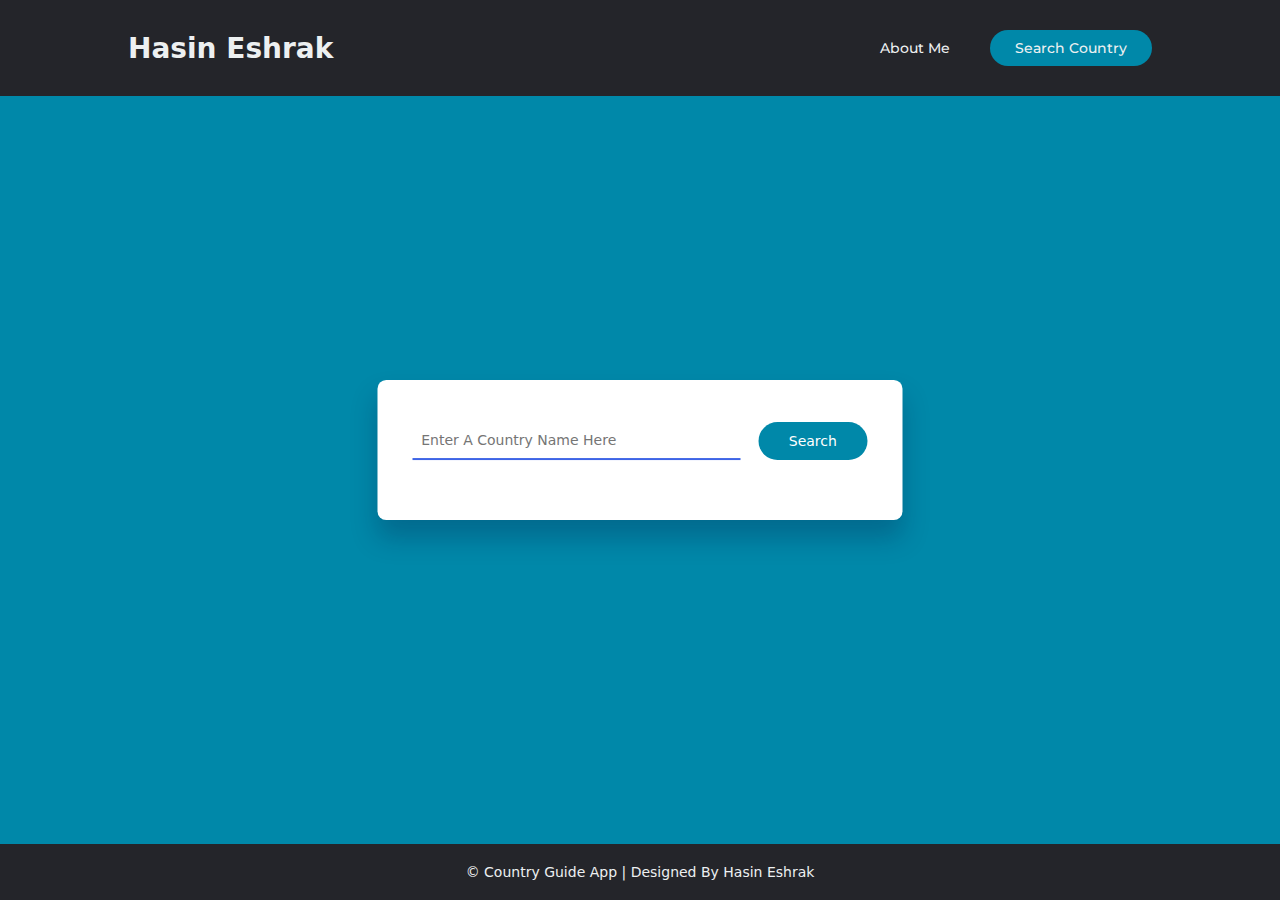
<file: index.html>
<!DOCTYPE html>
<html lang="en">

<head>
    <meta name="viewport" content="width=device-width, initial-scale=1.0" />
    <title>Country Guide App</title>
    <link href="https://fonts.googleapis.com/css?family=Montserrat:500&display=swap" rel="stylesheet">

    <link rel="stylesheet" href="style.css" />
</head>

<body>
    <header>
        <!-- NAVBAR START -->

        <h1 class="myName">Hasin Eshrak</h1>
        <nav>
            <ul class="nav__links">
                <li><a href="#">About Me</a></li>
            </ul>
        </nav>
        <a class="cta" href="#">Search Country</a>

        <!-- NAVBAR END -->

    </header>

    <!-- COUNTRY SEARCH OPTION START -->

    <div class="container">
        <div class="search-wrapper">
            <input type="text" id="country-inp" placeholder="Enter A Country Name Here" />
            <button id="search-btn">Search</button>
        </div>
        <div id="result"></div>
    </div>

    <!-- COUNTRY SEARCH OPTION END -->


    <!-- FOOTER START -->

    <footer>
        <p>&copy; Country Guide App | Designed By Hasin Eshrak</p>
    </footer>

    <!-- FOOTER END -->

    <script src="script.js"></script>
</body>

</html>
</file>
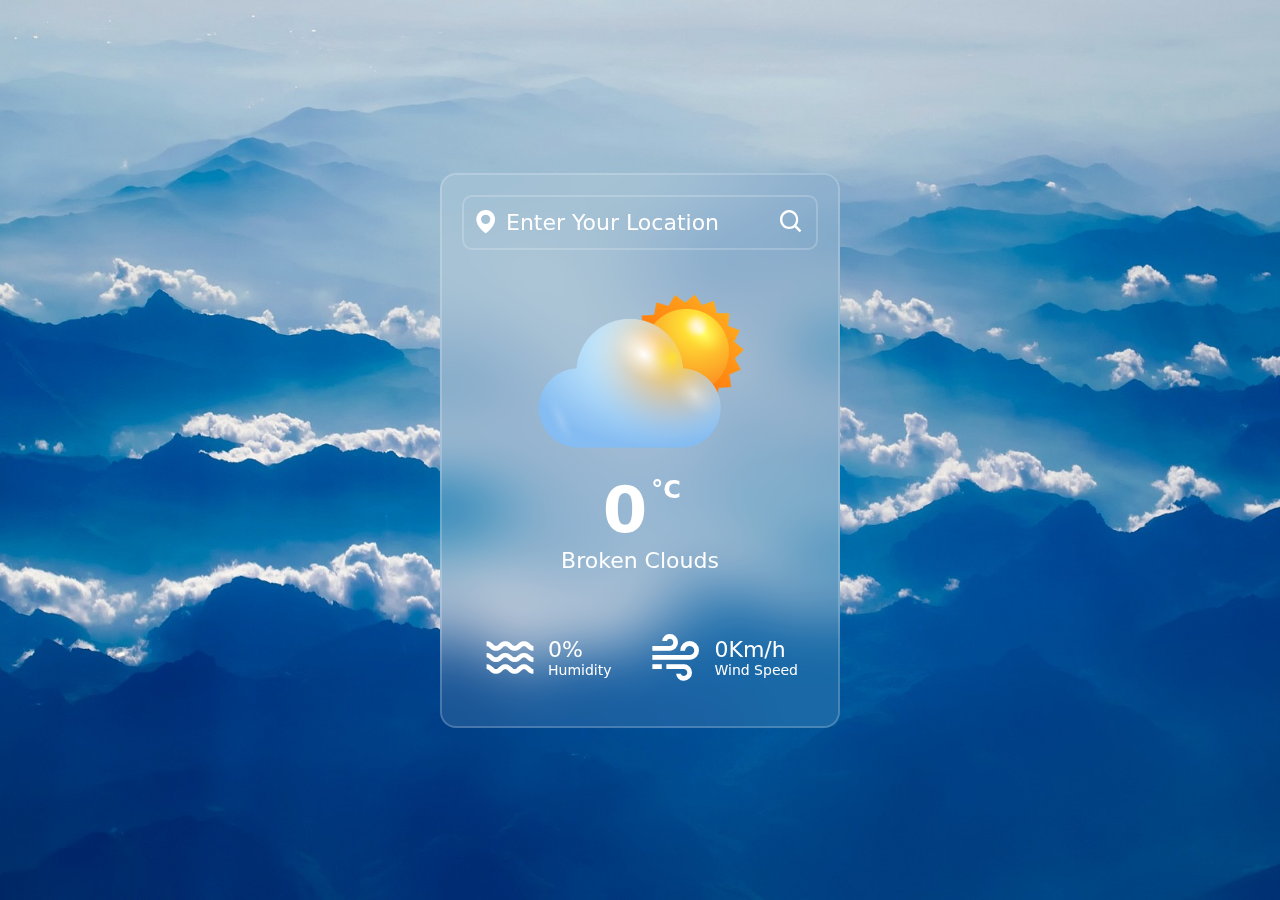
<file: weather.html>
<!DOCTYPE html>
<html lang="en">

<head>
    <meta charset="UTF-8">
    <meta http-equiv="X-UA-Compatible" content="IE=edge">
    <meta name="viewport" content="width=device-width, initial-scale=1.0">
    <title>Weather Forecast</title>
    <link rel="stylesheet" href="weather.css">
    <link href="https://fonts.googleapis.com/css?family=Montserrat:500&display=swap" rel="stylesheet">
    <link href='https://unpkg.com/boxicons@2.1.4/css/boxicons.min.css' rel='stylesheet'>

</head>

<body>
    <div class="container">
        <div class="search-box">
            <i class='bx bxs-map'></i>
            <input type="text" placeholder="Enter Your Location">
            <button class="bx bx-search"></button>
        </div>

        <div class="weather-box">
            <div class="box">
                <div class="info_weather">
                    <div class="weather">
                        <img src="images/cloud.png">
                        <p class="temperature">0<span>°C</span></p>
                        <p class="description">Broken Clouds</p>
                    </div>
                </div>
            </div>
        </div>

        <div class="weather-details">
            <div class="humidity">
                <i class='bx bx-water'></i>
                <div class="text">
                    <div class="info-humidity">
                        <span>0%</span>
                    </div>
                    <p>Humidity</p>
                </div>
            </div>

            <div class="wind">
                <i class='bx bx-wind'></i>
                <div class="text">
                    <div class="info-wind">
                        <span>0Km/h</span>
                    </div>
                    <p>Wind Speed</p>
                </div>
            </div>
        </div>
    </div>

    <script src="weather.js"></script>
</body>

</html>
</file>
<file: style.css>
* {
    padding: 0;
    margin: 0;
    box-sizing: border-box;
    /* font-family: "Poppins", sans-serif; */
    font-family: acumin-pro, system-ui, sans-serif;
}

*,
*:before,
*:after {
    box-sizing: border-box;
}

html {
    font-size: 100%;
}

body {
    font-family: acumin-pro, system-ui, sans-serif;
    margin: 0;
    display: grid;
    grid-template-rows: auto 1fr auto;
    font-size: 14px;
    background-color: rgba(0, 136, 169, 1);
    align-items: start;
    min-height: 100vh;
}

/* NAVBAR START */

header {
    display: flex;
    justify-content: flex-end;
    align-items: center;
    padding: 30px 10%;
    background-color: #24252a;
}

.myName {
    margin-right: auto;
    color: #edf0f1;
}

.nav__links {
    list-style: none;
    display: flex;
}

.nav__links a,
.cta,
.overlay__content a {
    font-family: "Montserrat", sans-serif;
    font-weight: 500;
    color: #edf0f1;
    text-decoration: none;
}

.nav__links li {
    padding: 0px 20px;
}

.nav__links li a {
    transition: all 0.3s ease 0s;
}

.nav__links li a:hover {
    color: #0088a9;
}

.cta {
    margin-left: 20px;
    padding: 9px 25px;
    background-color: rgba(0, 136, 169, 1);
    border: none;
    border-radius: 50px;
    cursor: pointer;
    transition: all 0.3s ease 0s;
}

.cta:hover {
    background-color: rgba(0, 136, 169, 0.8);
}

/* NAVBAR END */

/* COUNTRY SEARCH OPTION START */

.container {
    background-color: #ffffff;
    width: 80vw;
    max-width: 37.5em;
    padding: 3em 2.5em;
    position: absolute;
    transform: translate(-50%, -50%);
    top: 50%;
    left: 50%;
    border-radius: 0.62em;
    box-shadow: 0 1.25em 1.8em rgba(8, 21, 65, 0.25);

}

.search-wrapper {
    display: grid;
    grid-template-columns: 9fr 3fr;
    gap: 1.25em;
}

.search-wrapper button {
    font-size: 1em;
    background-color: rgba(0, 136, 169, 1);
    color: #ffffff;
    padding: 0.8em 0;
    border: none;
    border-radius: 1.5em;
}

.search-wrapper input {
    font-size: 1em;
    padding: 0 0.62em;
    border: none;
    border-bottom: 2px solid #3d64e6;
    outline: none;
    color: black
}

#result {
    margin-top: 1.25em;
}

.container .flag-img {
    display: block;
    width: 45%;
    min-width: 7.5em;
    margin: 1.8em auto 1.2em auto;
}

.container h2 {
    font-weight: 600;
    color: #222a43;
    text-align: center;
    text-transform: uppercase;
    letter-spacing: 2px;
    margin-bottom: 1.8em;
}

.data-wrapper {
    margin-bottom: 1em;
    letter-spacing: 0.3px;
}

.container h4 {
    display: inline;
    font-weight: 500;
    color: #222a43;
}

.container span {
    color: #5d6274;
}

.container h3 {
    text-align: center;
    font-size: 1.2em;
    font-weight: 400;
    color: #ff465a;
}

/* COUNTRY SEARCH OPTION END */


/* FOOTER START */

footer {
    text-align: center;
    padding: 20px;
    background-color: #24252a;
    color: #edf0f1;
    font-family: "Montserrat", sans-serif;
    position: fixed;
    bottom: 0;
    width: 100%;
}

/* FOOTER END */
</file>
<file: weather.css>
* {
    margin: 0;
    padding: 0;
    box-sizing: border-box;
    font-family: acumin-pro, system-ui, sans-serif;
}

body {
    display: flex;
    justify-content: center;
    align-items: center;
    min-height: 100vh;
    background: url('images/background.jpg');
    background-size: cover;
    background-position: center;
}

.container {
    position: relative;
    width: 400px;
    height: 555px;
    background: rgba(255, 255, 255, 0.1);
    backdrop-filter: blur(30px);
    border: 2px solid rgba(255, 255, 255, 0.2);
    border-radius: 16px;
    padding: 20px;
    color: #fff;
}

.search-box {
    position: relative;
    width: 100%;
    height: 55px;
    display: flex;
    align-items: center;
}

.search-box i {
    position: absolute;
    left: 10px;
    font-size: 28px;

}

.search-box input {
    position: absolute;
    width: 100%;
    height: 100%;
    background: transparent;
    border: 2px solid rgba(255, 255, 255, 0.2);
    outline: none;
    border-radius: 10px;
    font-size: 22px;
    color: #fff;
    font-weight: 500;
    text-transform: uppercase;
    padding: 0 48px 0 42px;
}

.search-box input::placeholder {
    color: #fff;
    text-transform: capitalize;
}

.search-box button {
    position: absolute;
    right: 0;
    width: 40px;
    height: 100%;
    background: transparent;
    border: none;
    outline: none;
    font-size: 28px;
    color: #fff;
    padding: 0 40px 0 5px;
    cursor: pointer;
}

.weather-box {
    text-align: center;
    margin: 40px 0;
}

.weather-box,
.weather-details {
    visibility: hidden;
}

.weather-box,
.weather-details,
.not-found {
    visibility: visible;
}

.weather-box img {
    width: 60%;

}

.weather-box .temperature {
    position: relative;
    font-size: 64px;
    line-height: 1;
    font-weight: 700;
    margin: 20px 0 6px -30px;
}

.weather-box .temperature span {
    position: absolute;
    font-size: 24px;
    margin-left: 4px;
}

.weather-box .description {
    font-size: 22px;
    font-weight: 500;
    text-transform: capitalize;
}

.weather-details {
    position: absolute;
    bottom: 40px;
    left: 0;
    width: 100%;
    padding: 0 20px;
    display: flex;
}

.weather-details .humidity,
.weather-details .wind {
    display: flex;
    align-items: center;
    width: 50%;
}

.weather-details .humidity {
    padding-left: 20px;
    justify-content: flex-start;
}

.weather-details .wind {
    padding-right: 20px;
    justify-content: flex-end;
}

.weather-details i {
    font-size: 56px;
    margin-right: 10px;
}

.weather-details span {
    display: inline-block;
    font-size: 22px;
    font-weight: 500;
}

.weather-details p {
    font-size: 14px;
    font-weight: 500;
}
</file>
